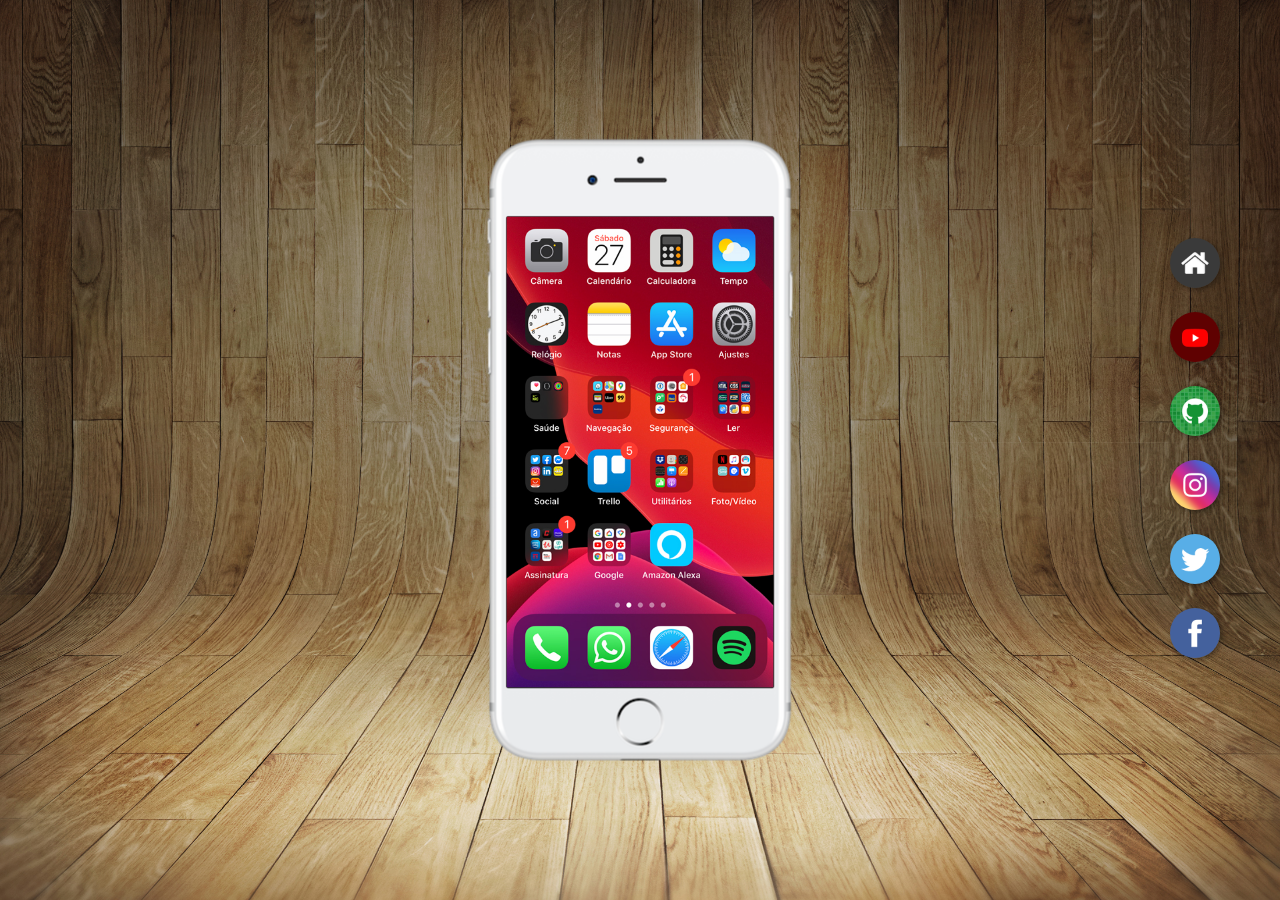
<file: index.html>
<!DOCTYPE html>
<html lang="pt-br">
<head>
    <meta charset="UTF-8">
    <meta http-equiv="X-UA-Compatible" content="IE=edge">
    <meta name="viewport" content="width=device-width, initial-scale=1.0">

    <!--====== FAVICON ======-->
    <link rel="shortcut icon" href="imagens/favicon.ico" type="image/x-icon">

    <!--====== CSS ======-->
    <link rel="stylesheet" href="estilos/style.css">

    <title>Projeto Redes Sociais</title>
</head>
<body>
    <!--====== CSS ======-->
    <main>
        <!--====== TELEFONE ======-->
        <section id="telefone">
            <iframe src="home.html" name="tela" id="tela" frameborder="0">
                Seu nagedor não é compatível com isso
            </iframe>
        </section>

        <!--====== REDES SOCIAIS ======-->
        <section id="redes-sociais">
            <a href="home.html" target="tela">
                <img src="imagens/logo-home.jpg" alt="">
            </a><br>
            <a href="youtube.html" target="tela">
                <img src="imagens/logo-youtube.jpg" alt="">
            </a><br>
            <a href="github.html" target="tela">
                <img src="imagens/logo-github.jpg" alt="">
            </a><br>
            <a href="instagram.html" target="tela">
                <img src="imagens/logo-instagram.jpg" alt="">
            </a><br>
            <a href="#" target="tela">
                <img src="imagens/logo-twitter.jpg" alt="">
            </a><br>
            <a href="#" target="tela">
                <img src="imagens/logo-facebook.jpg" alt="">
            </a>
        </section>
    </main>
</body>
</html>
</file>
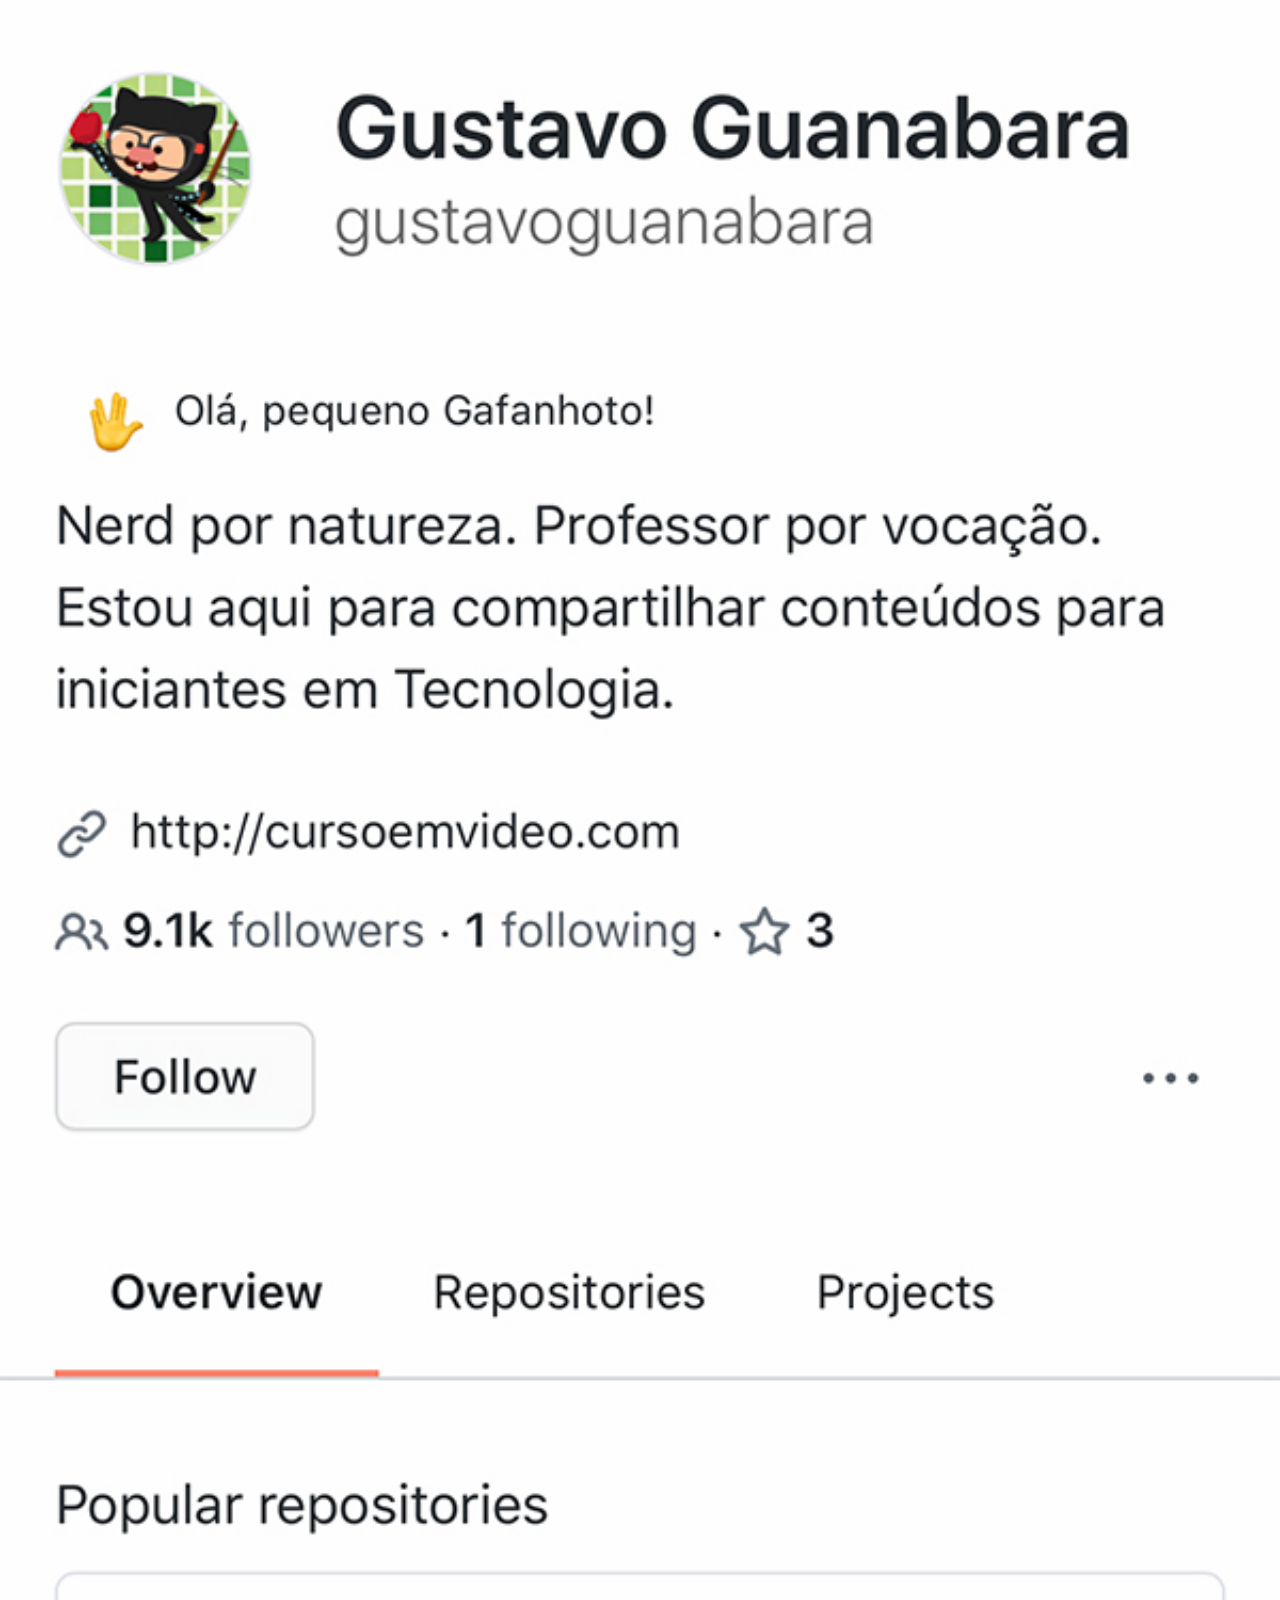
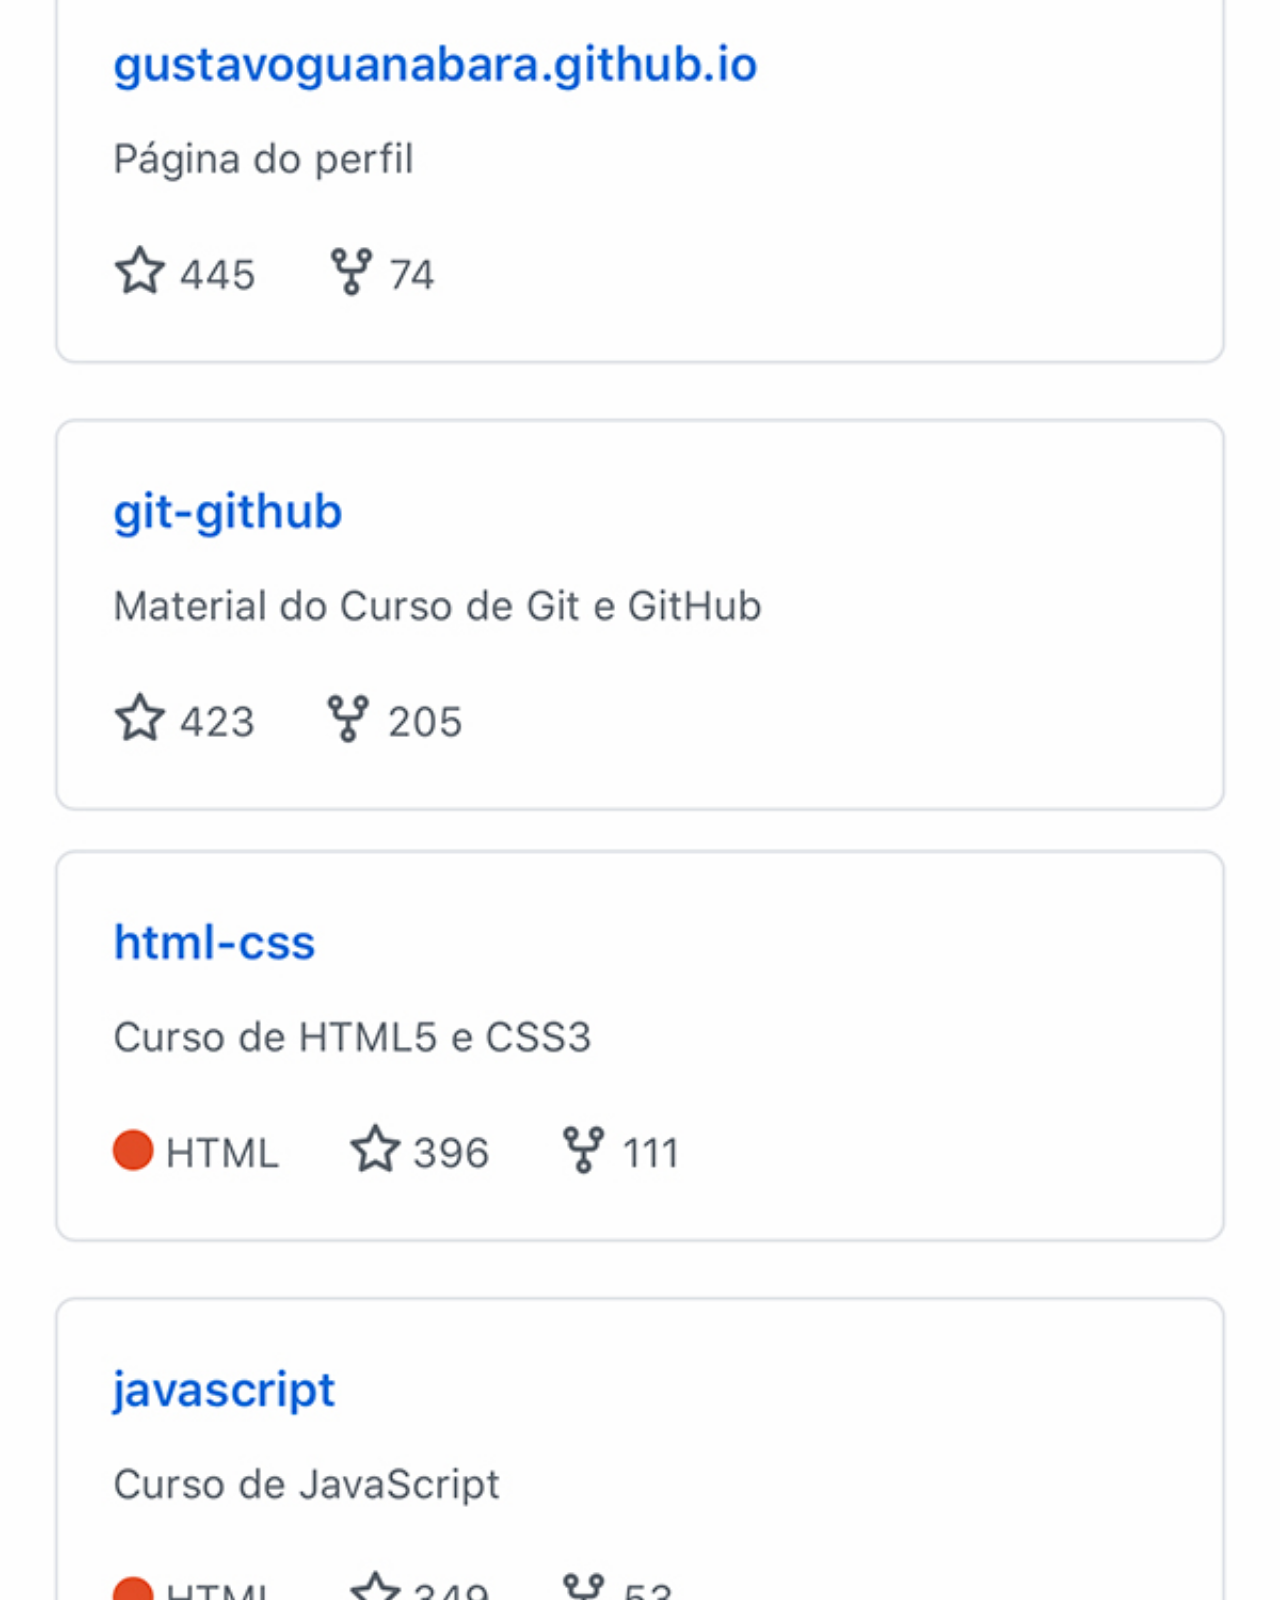
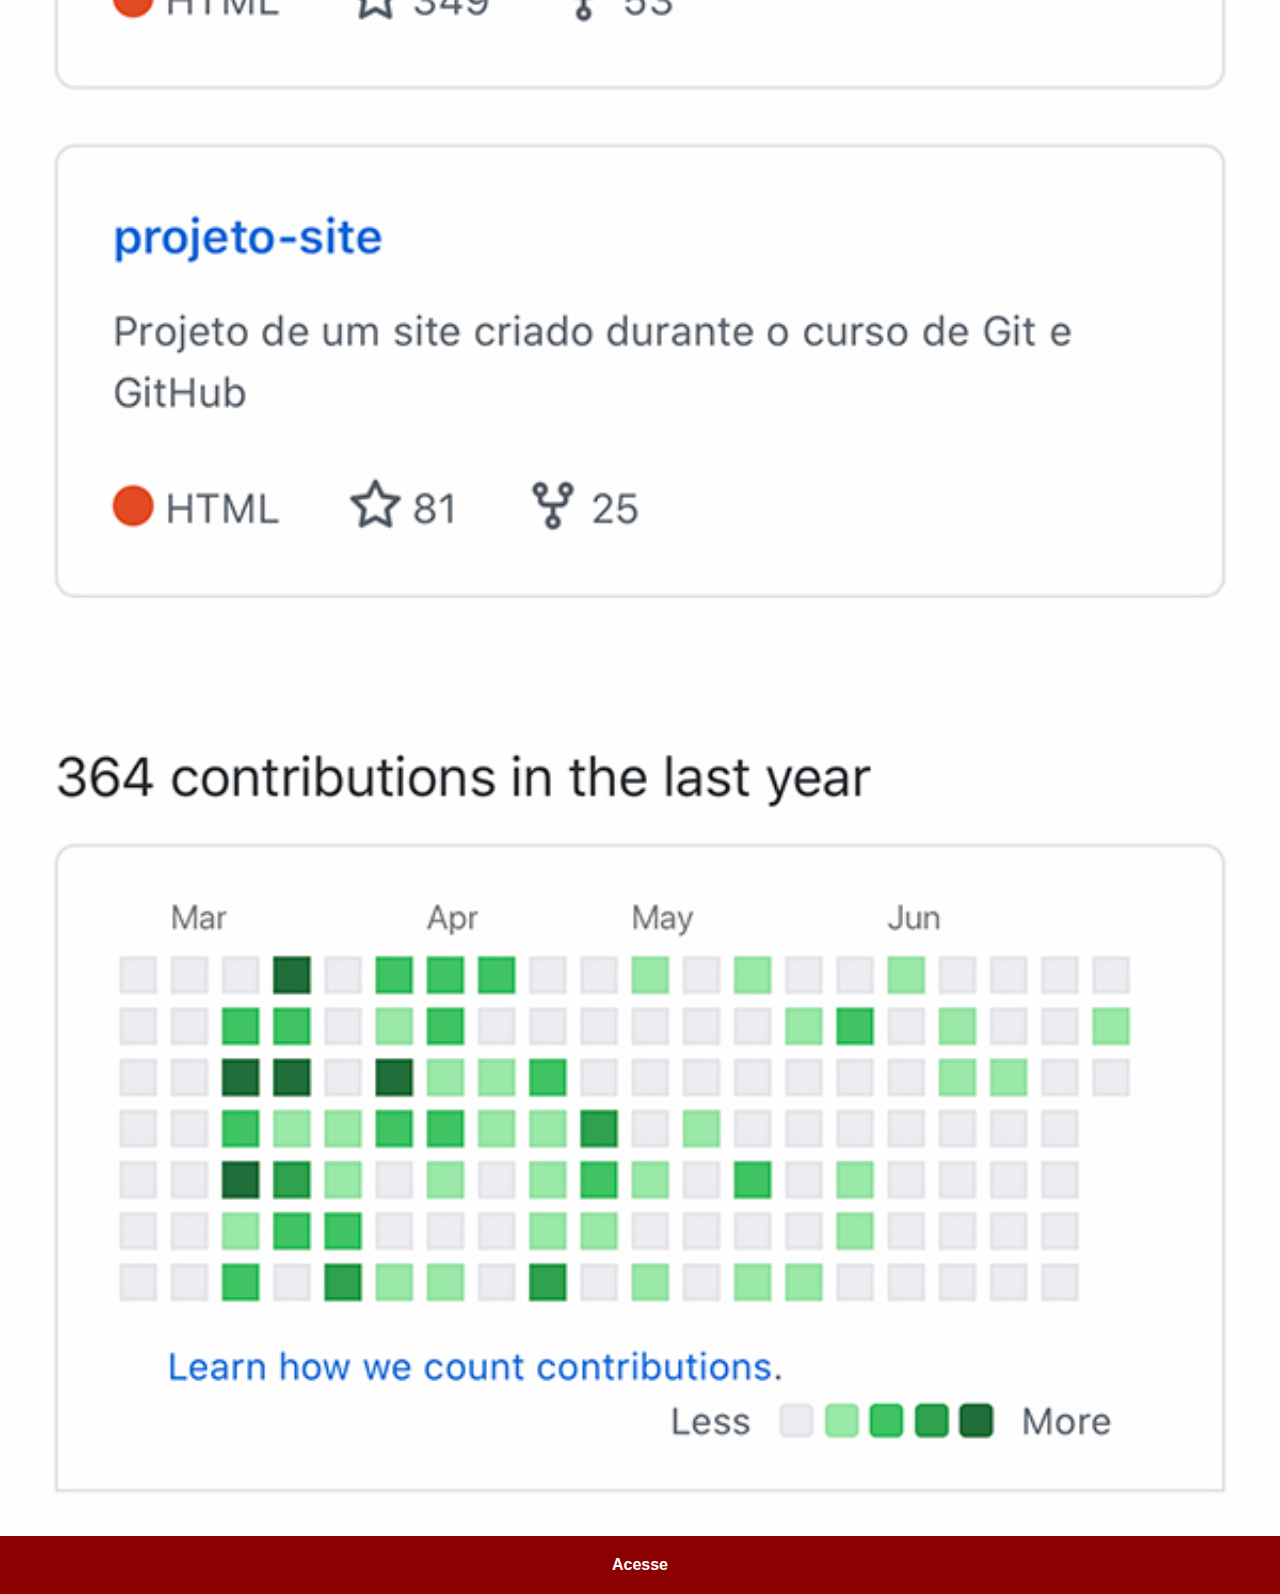
<file: github.html>
<!DOCTYPE html>
<html lang="pt-br">
<head>
    <meta charset="UTF-8">
    <meta http-equiv="X-UA-Compatible" content="IE=edge">
    <meta name="viewport" content="width=device-width, initial-scale=1.0">
    <link rel="stylesheet" href="estilos/social.css">

    <title>GitHub</title>
</head>
<body>
    <img src="imagens/tela-github.jpg" alt="GitHub">
    <a href="https://github.com/wellingtonrsgomes" target="_blank">Acesse</a>
</body>
</html>
</file>
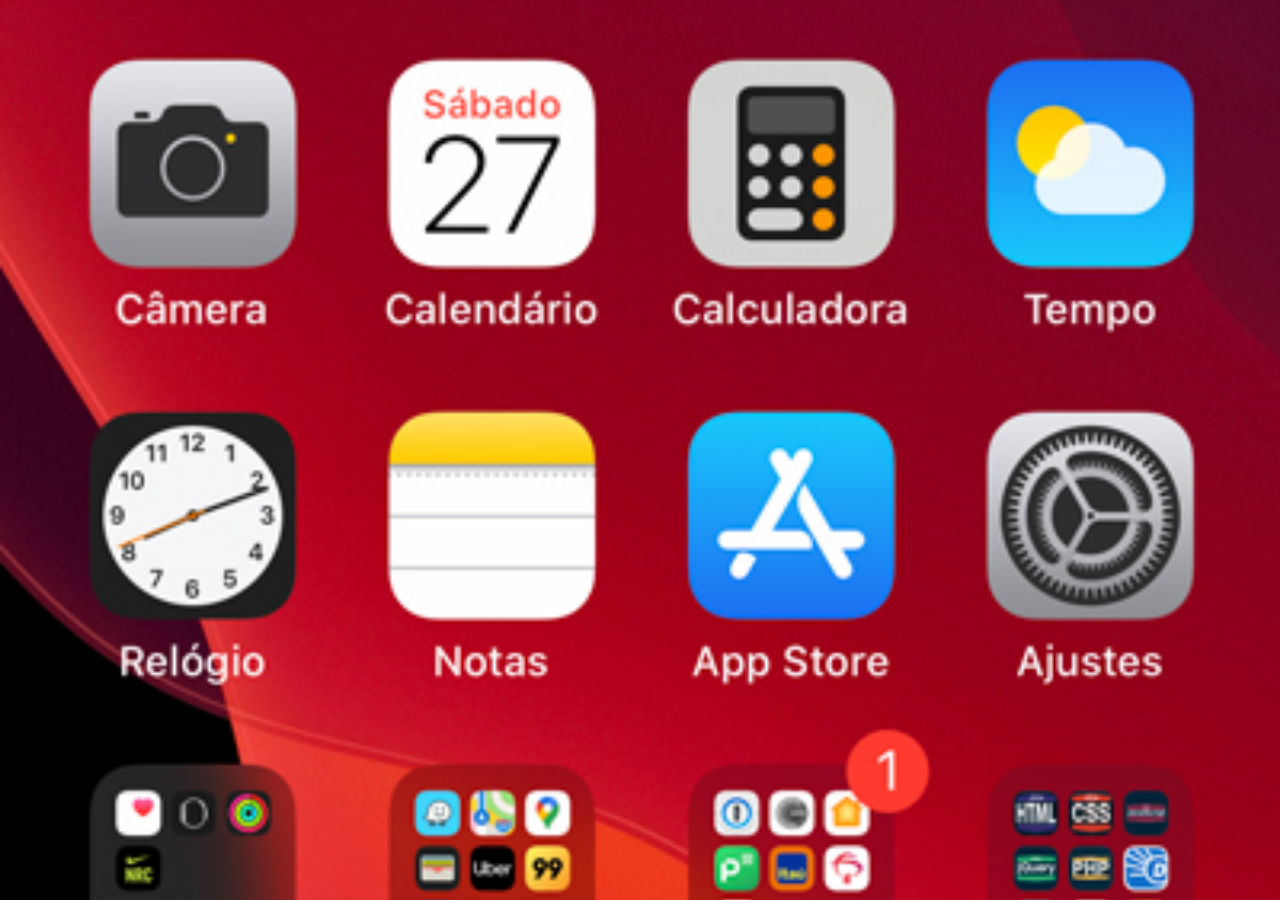
<file: home.html>
<!DOCTYPE html>
<html lang="pt-br">
<head>
    <meta charset="UTF-8">
    <meta http-equiv="X-UA-Compatible" content="IE=edge">
    <meta name="viewport" content="width=device-width, initial-scale=1.0">
    <title>Home</title>

    <style>
        *{
            margin: 0;
            padding: 0;
        }

        body{
            width: 100vw;
            height: 100vh;
            background: black url(imagens/tela-home.jpg) no-repeat top center / cover;
        }

    </style>
</head>
<body>
    
</body>
    
</html>
</file>
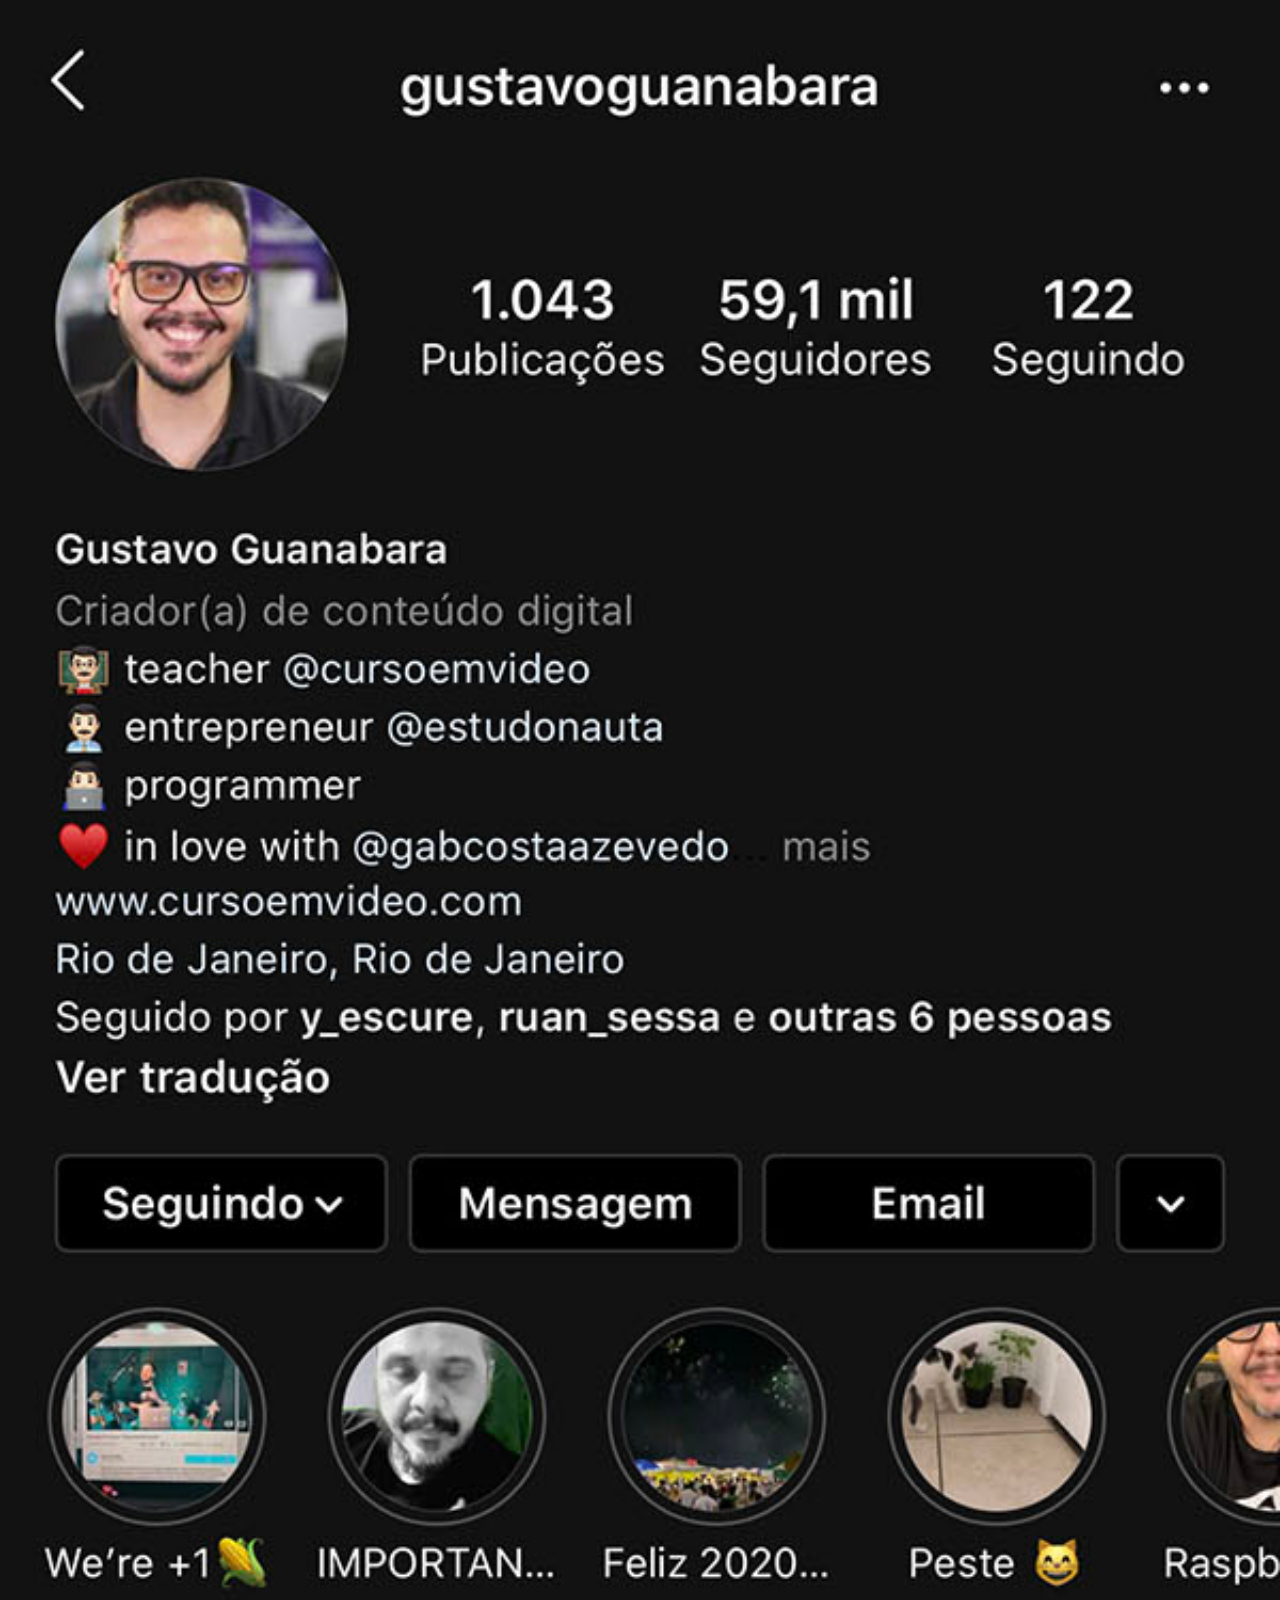
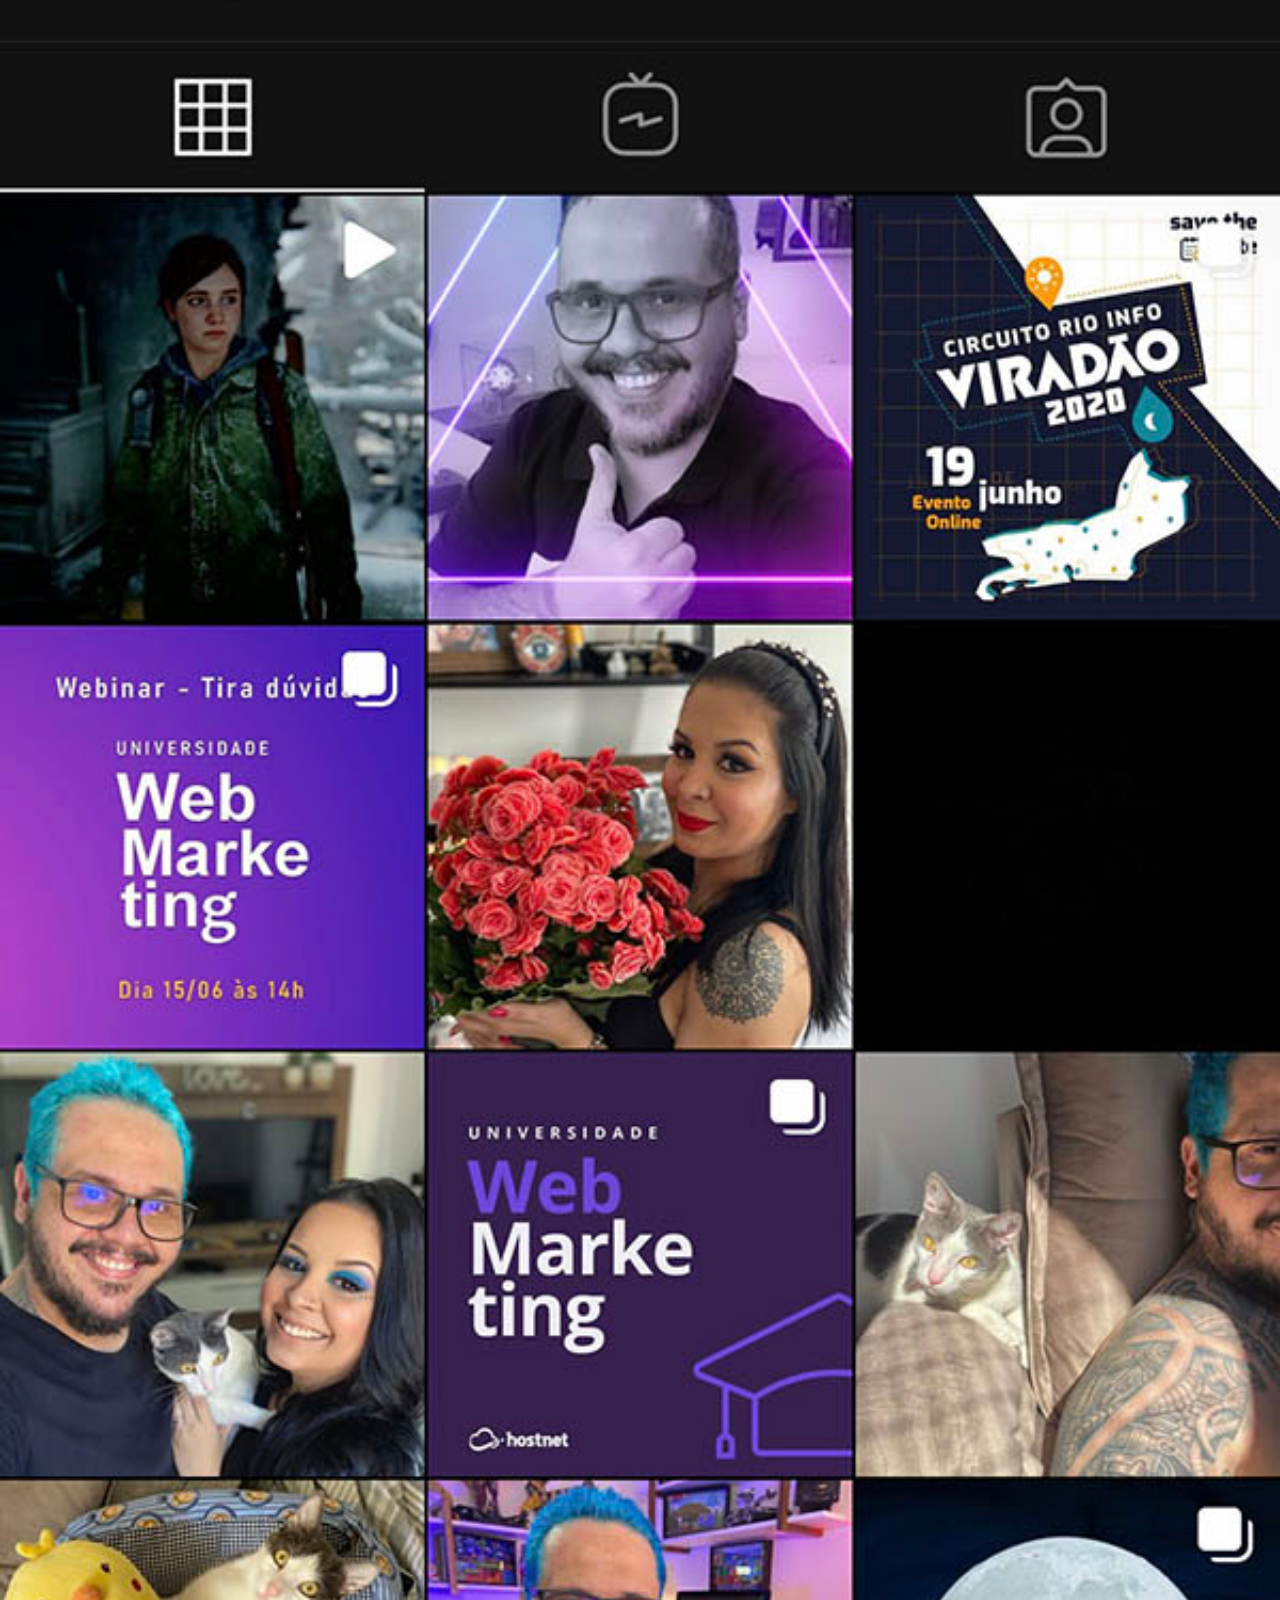
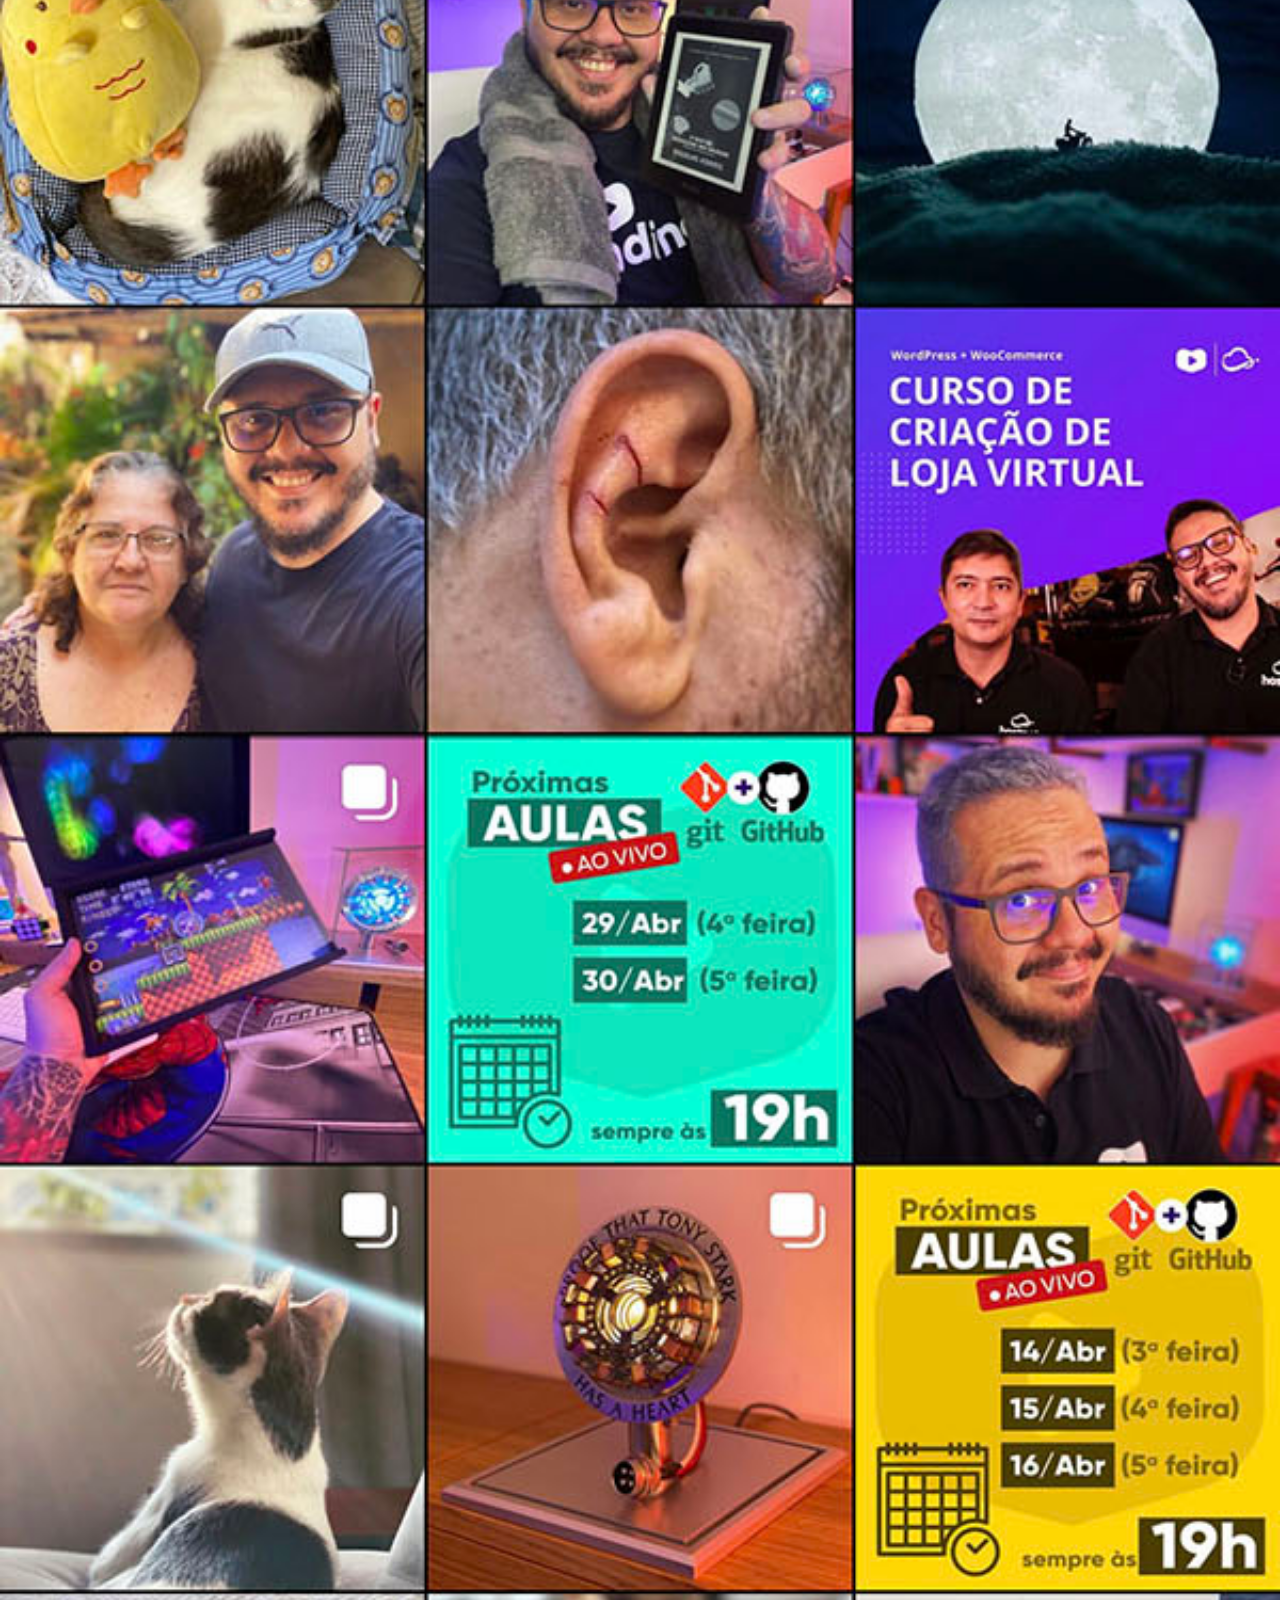
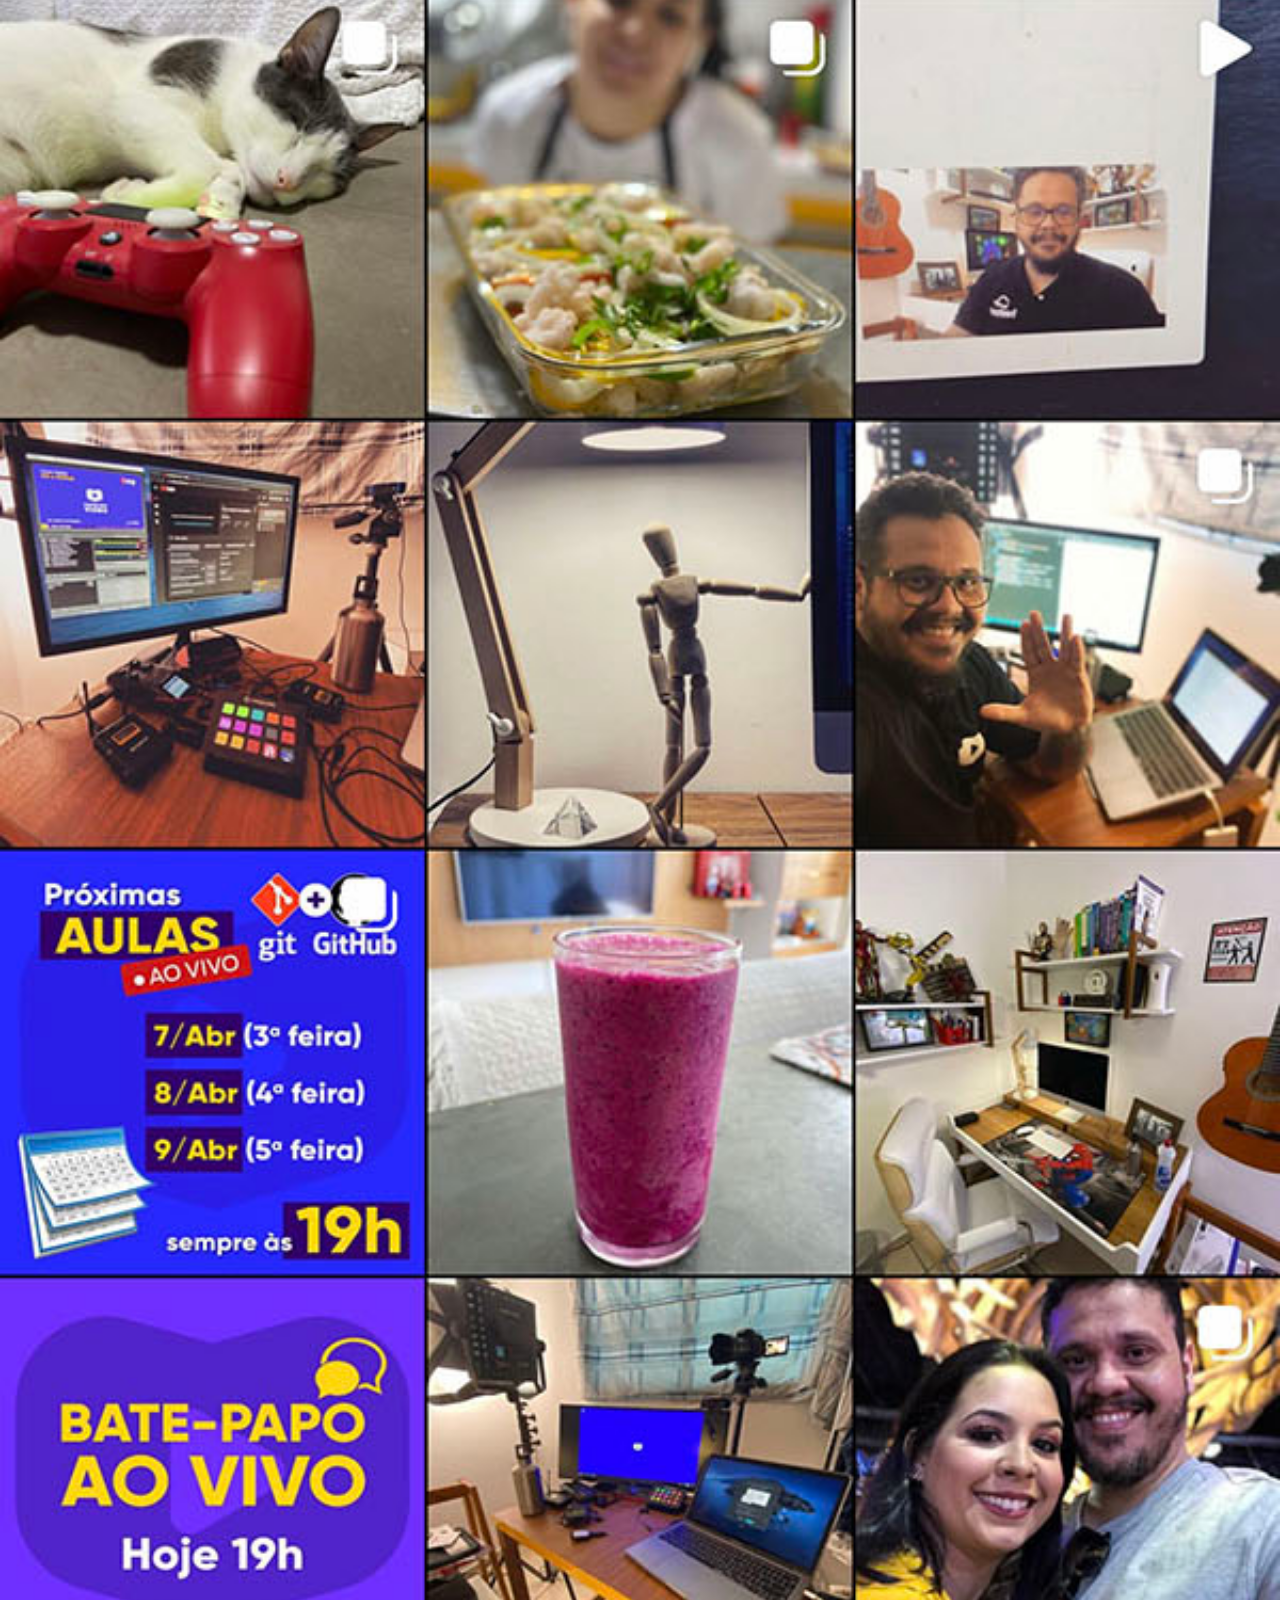
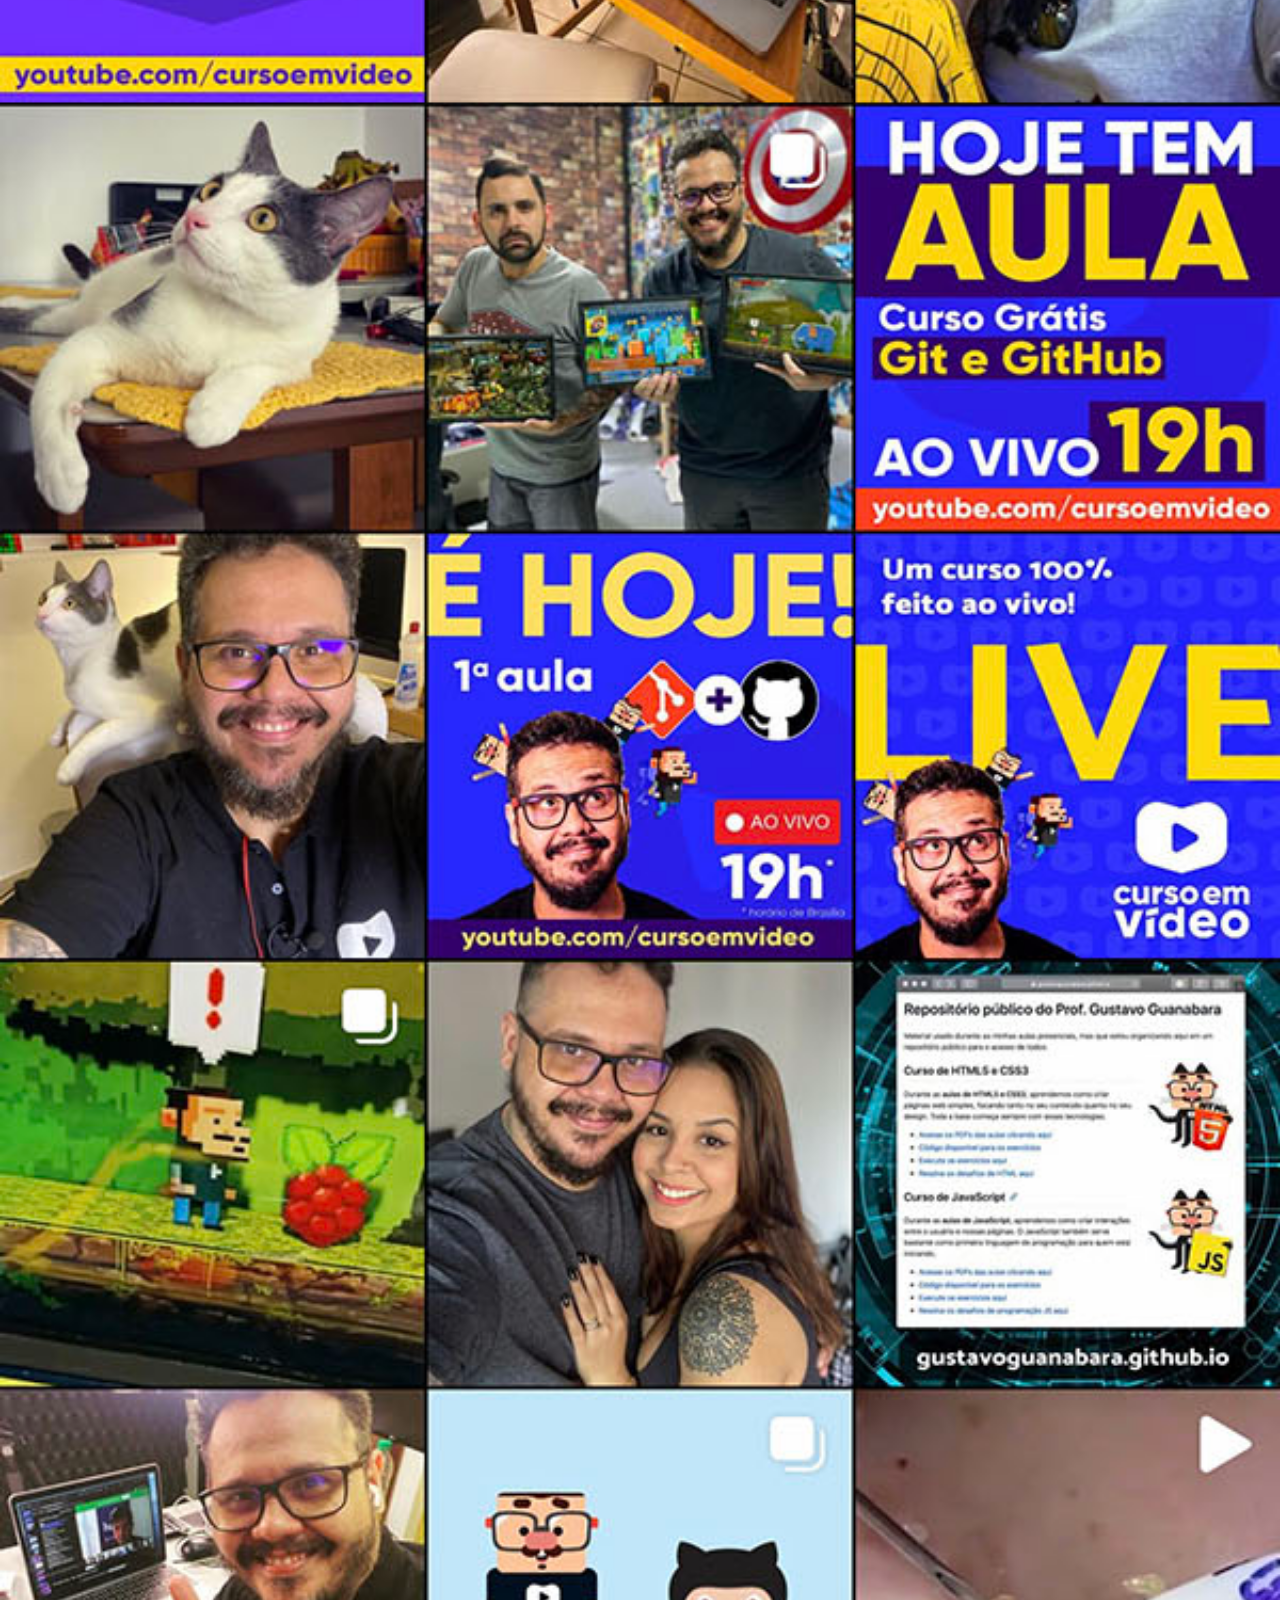
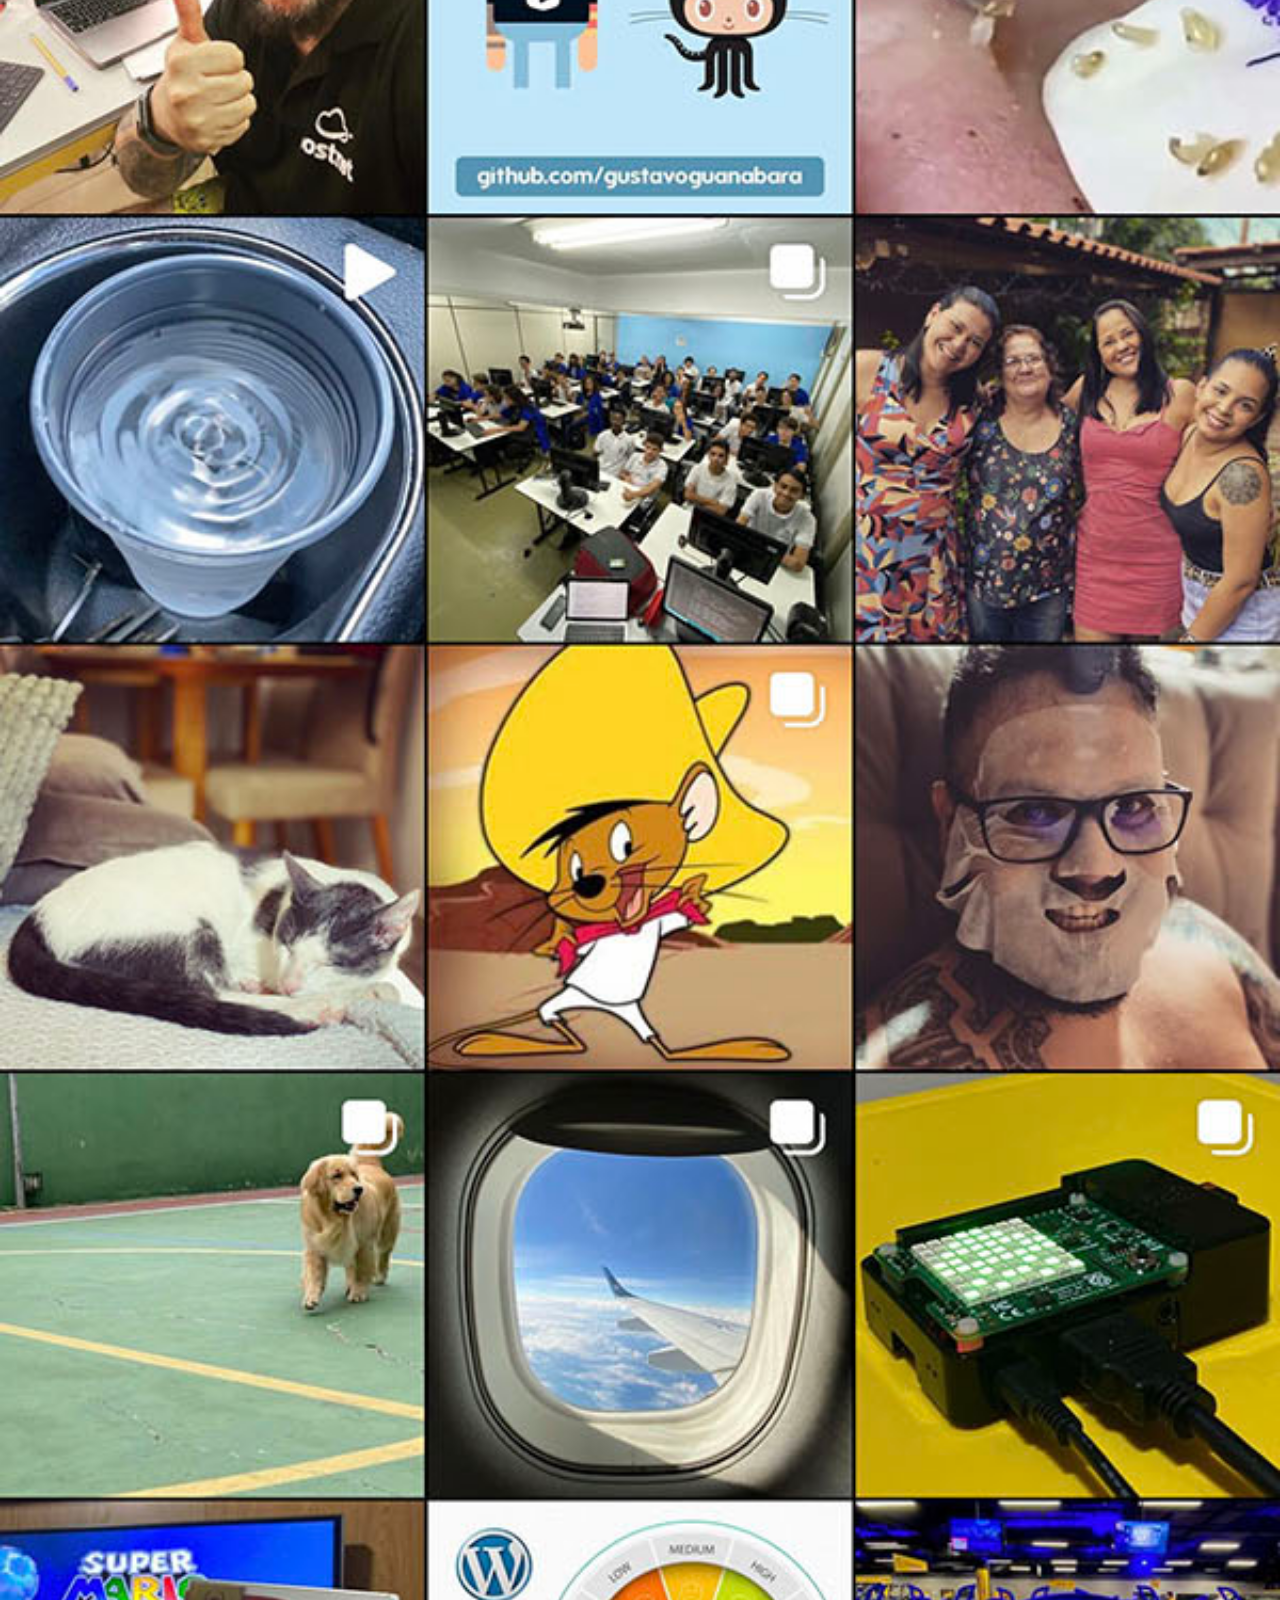
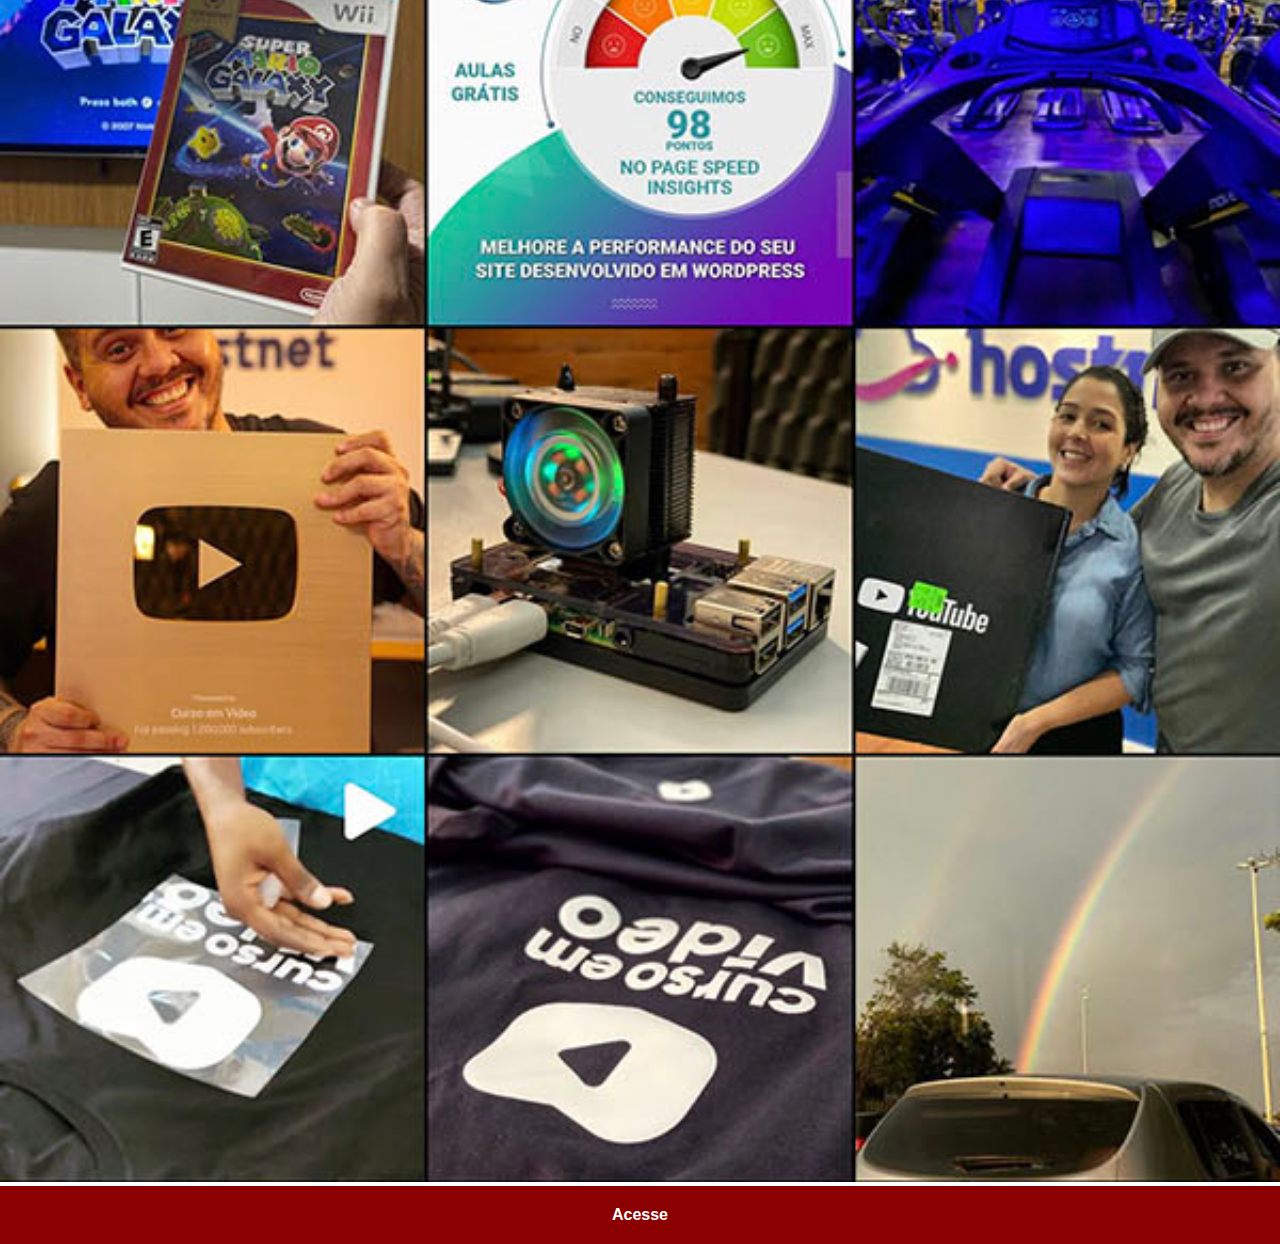
<file: instagram.html>
<!DOCTYPE html>
<html lang="pt-br">
<head>
    <meta charset="UTF-8">
    <meta http-equiv="X-UA-Compatible" content="IE=edge">
    <meta name="viewport" content="width=device-width, initial-scale=1.0">
    <link rel="stylesheet" href="estilos/social.css">

    <title>Instagram</title>
</head>
<body>
    <img src="imagens/tela-instagram.jpg" alt="Instagram">
    <a href="https://www.instagram.com/welllingtonrs_gomes/" target="_blank">Acesse</a>
</body>
</html>
</file>
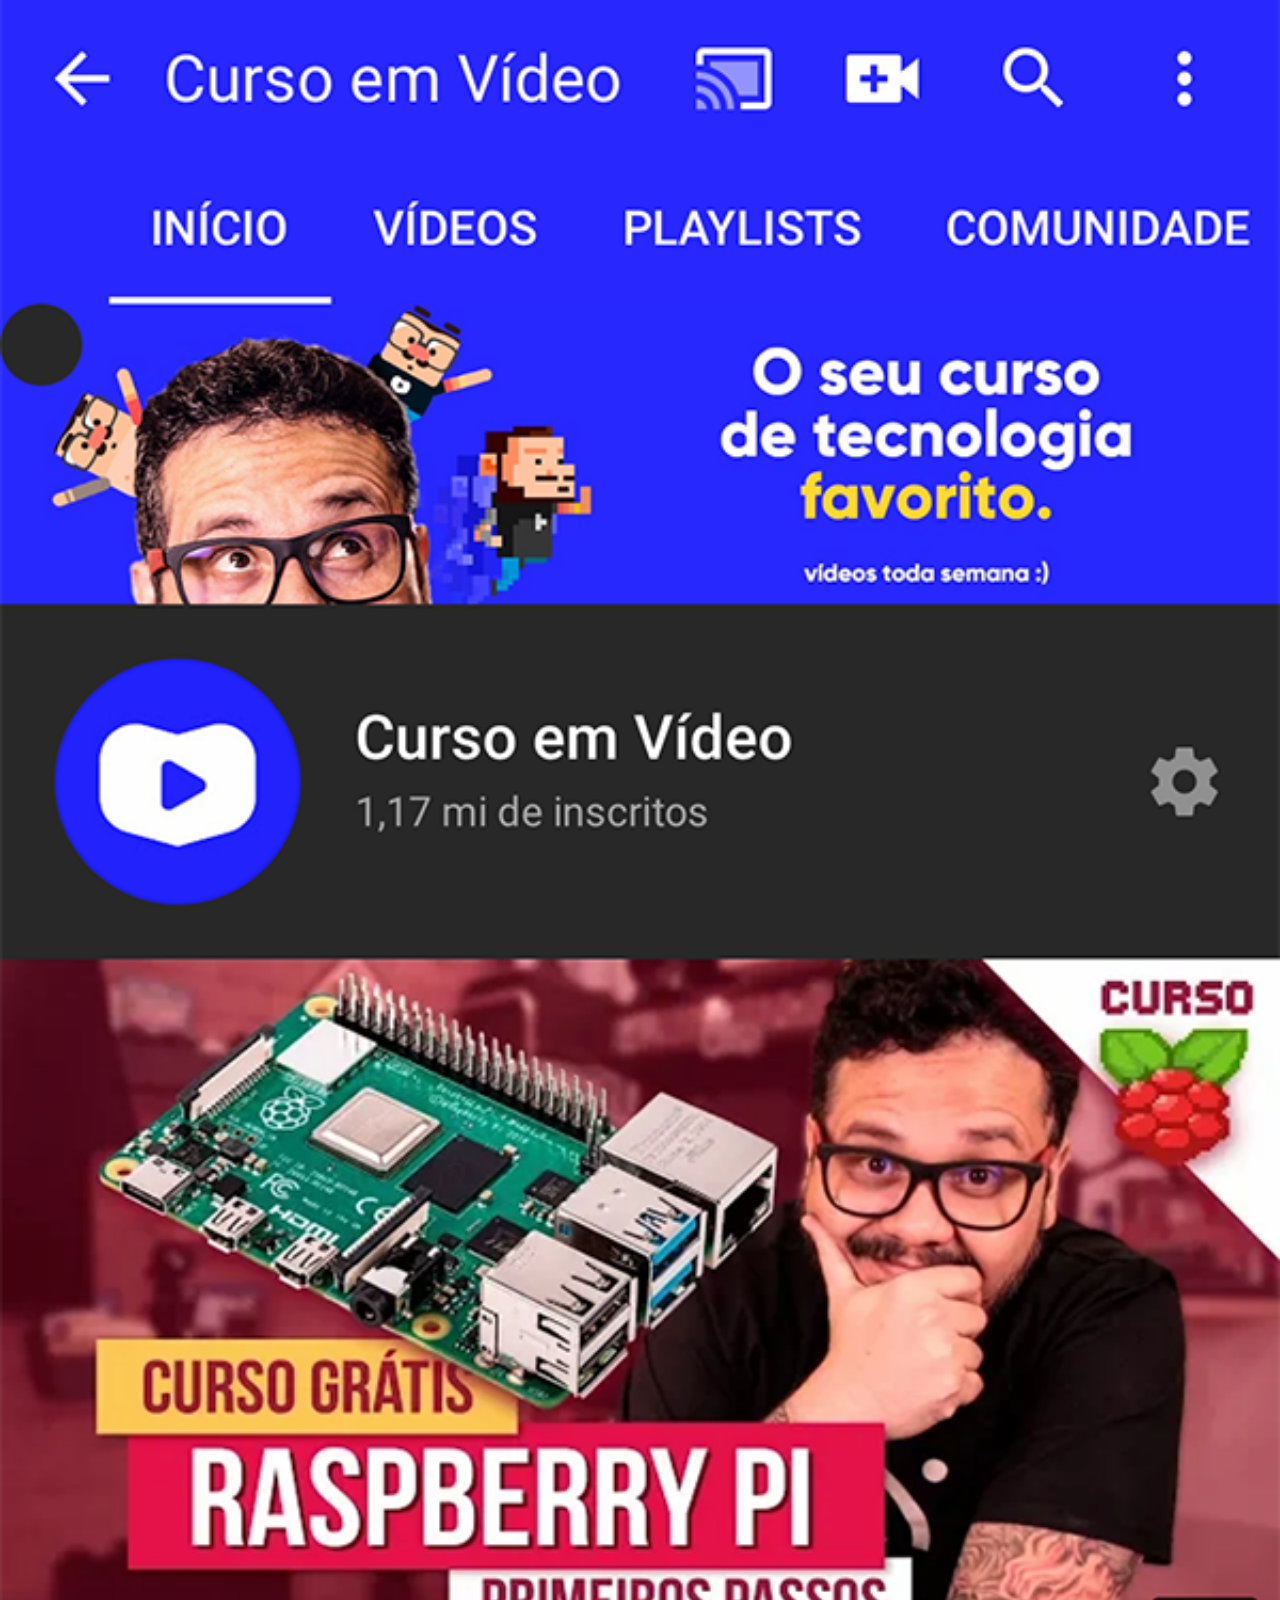
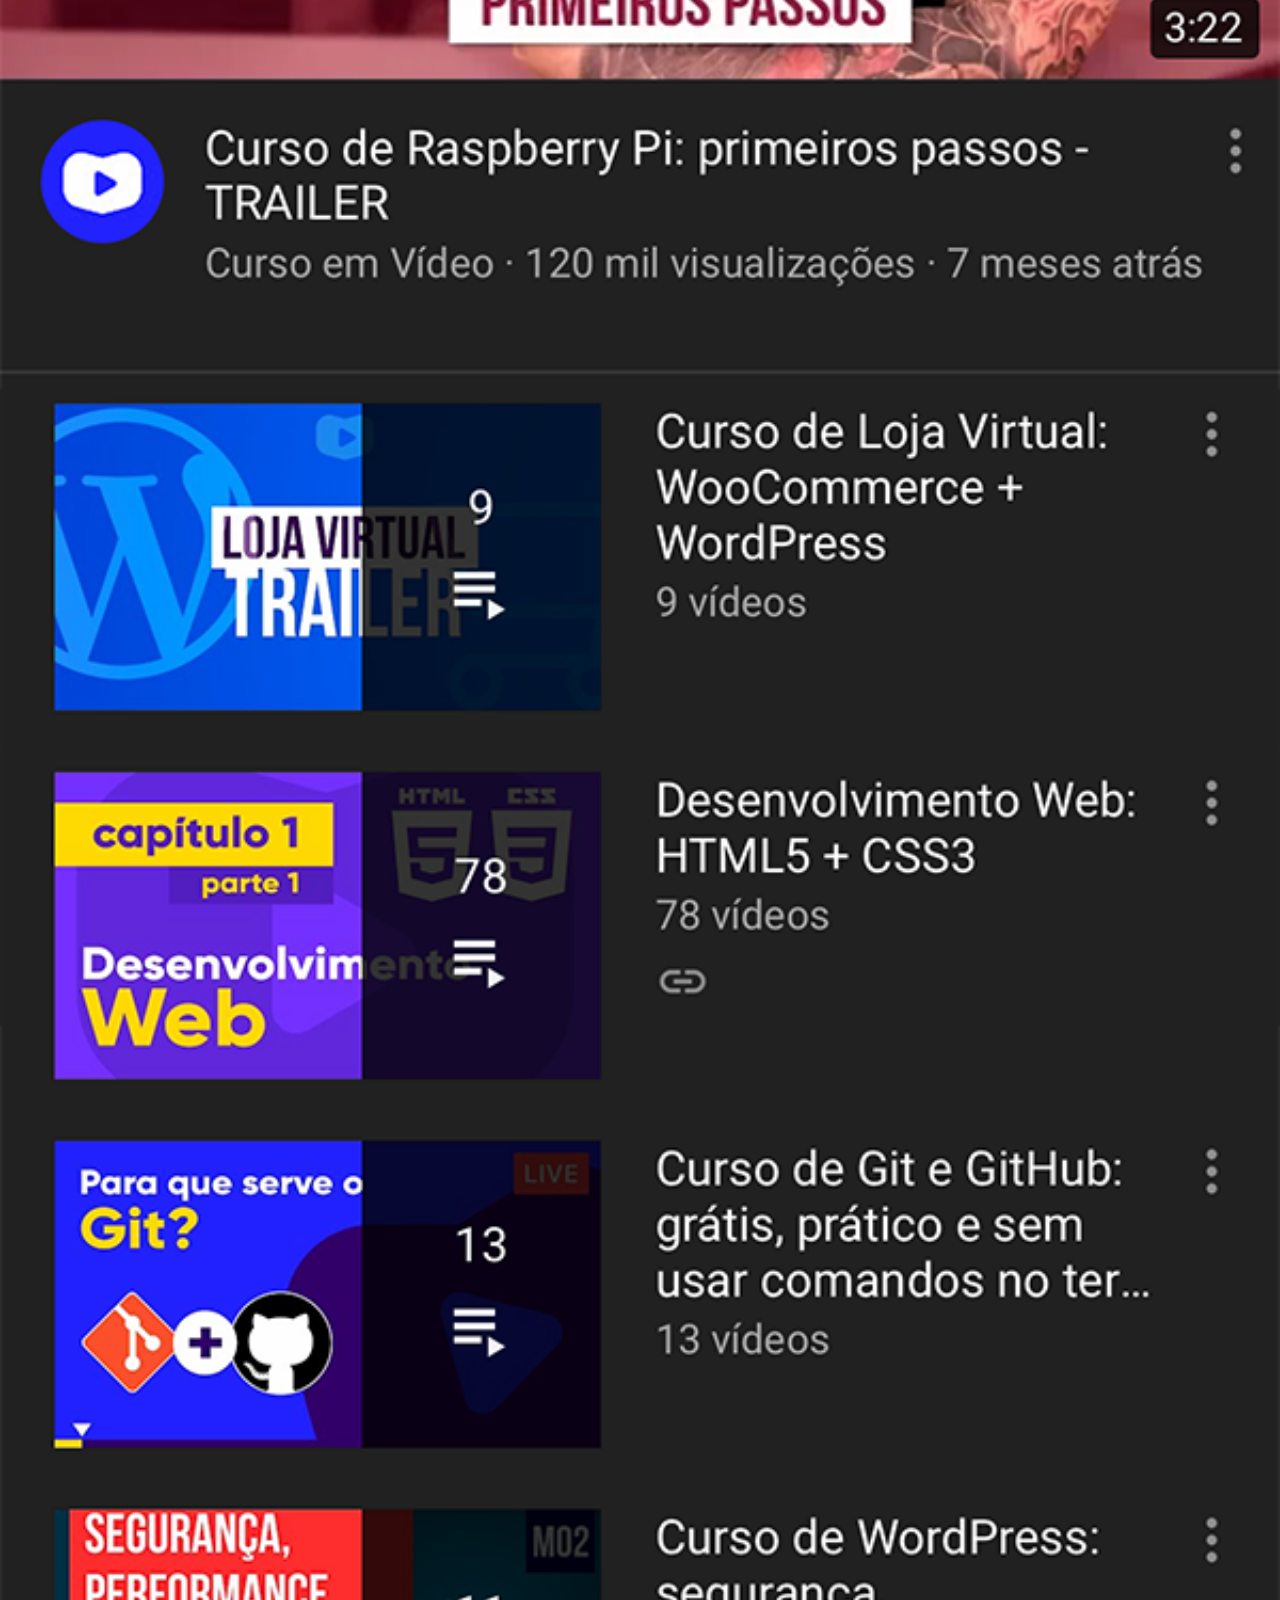
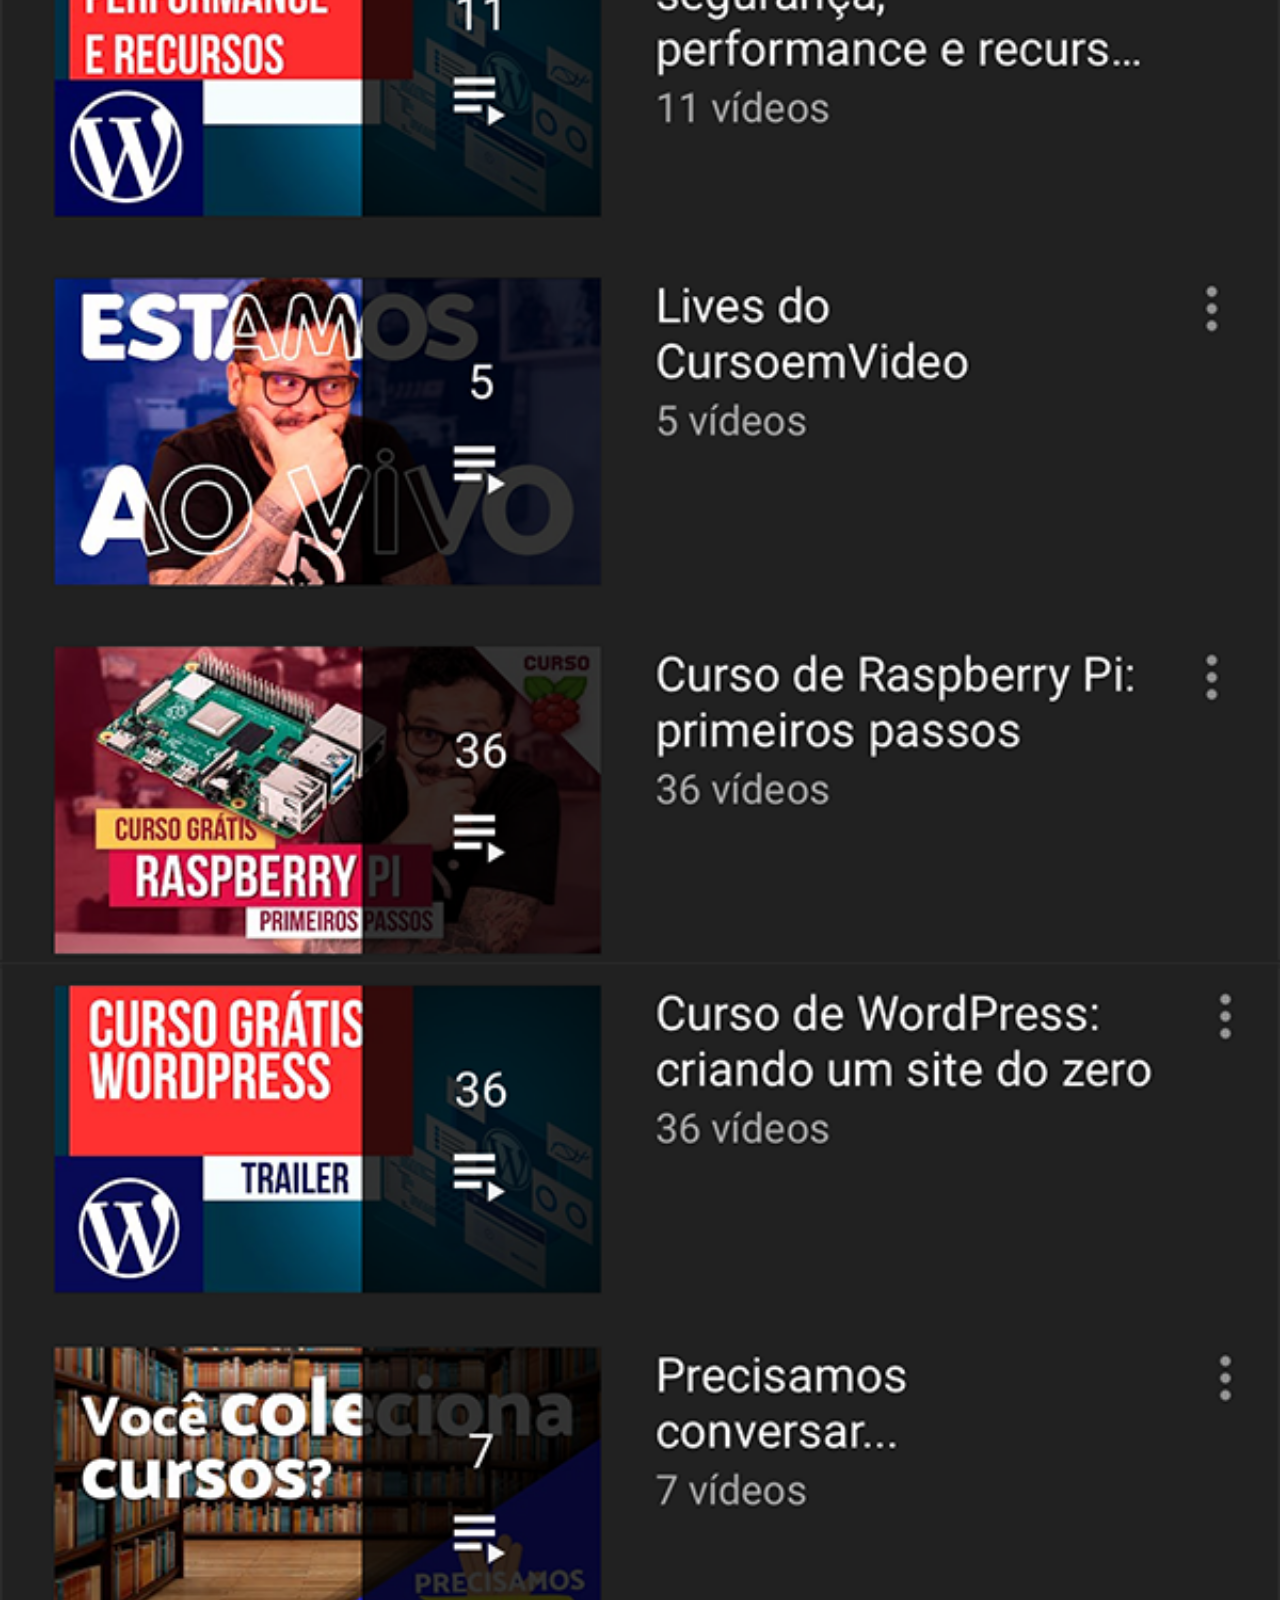
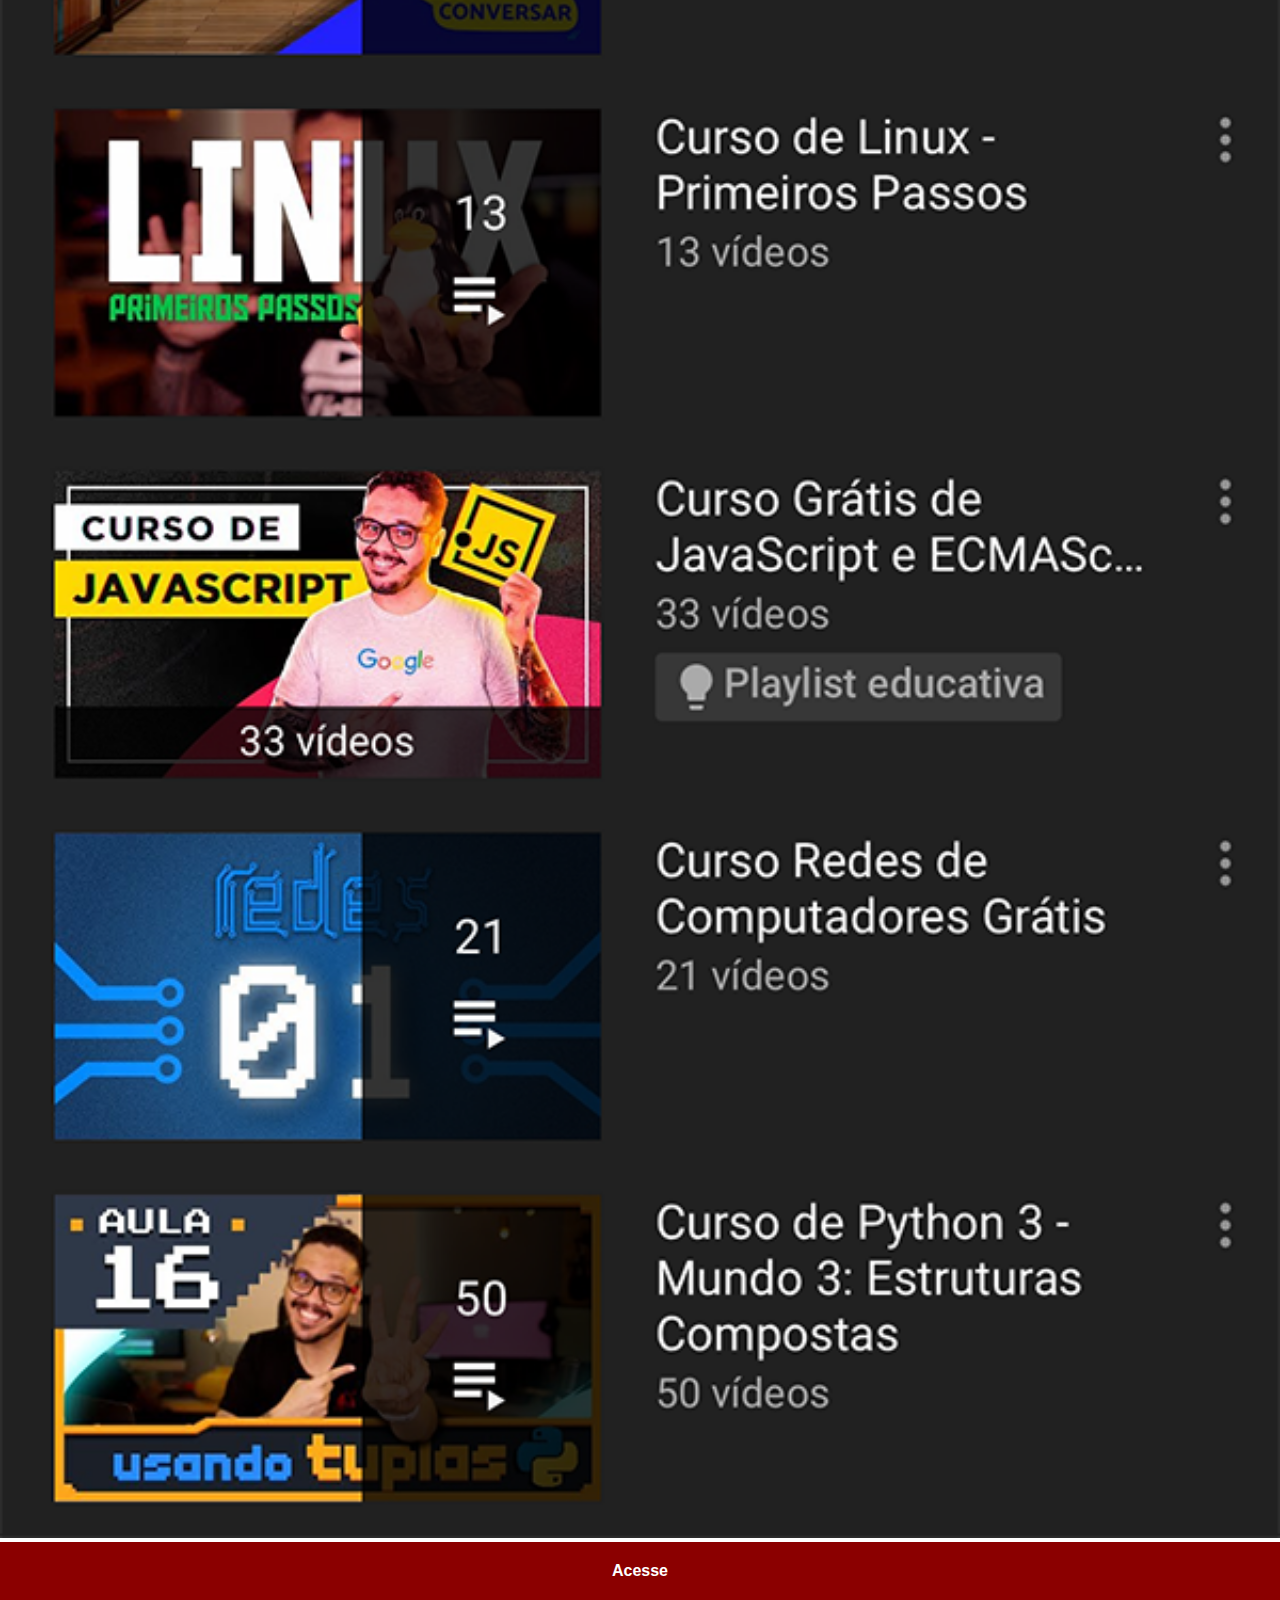
<file: youtube.html>
<!DOCTYPE html>
<html lang="pt-br">
<head>
    <meta charset="UTF-8">
    <meta http-equiv="X-UA-Compatible" content="IE=edge">
    <meta name="viewport" content="width=device-width, initial-scale=1.0">
    <link rel="stylesheet" href="estilos/social.css">

    <title>Youube</title>
</head>
<body>
    <img src="imagens/tela-youtube.png" alt="YouTube">
    <a href="https://www.youtube.com/c/CursoemV%C3%ADdeo/playlists" target="_blank">Acesse</a>
</body>
</html>
</file>
<file: estilos/style.css>
@charset "UTF-8";

*{
    margin: 0;
    padding: 0;
    font-family: Arial, Helvetica, sans-serif;
}

html, body{
    width: 100vw;
    height: 100vh;
    background-color: black;
}

body{
    background: url(../imagens/fundo-madeira.jpg) no-repeat top center / cover;
}

main{
    position: relative;
    height: 100vh;
}

section#telefone{
    position: absolute;
    top: 50%;
    left: 50%;
    transform: translate(-50%, -50%);
    width: 311px;
    height: 627px;
    background: url(../imagens/frame-iphone.png) no-repeat center center / cover;
}

iframe#tela{
    position: relative;
    top: 80px;
    left: 22px;
    width: 267px;
    height: 471px
}

section#redes-sociais{
    position: absolute;
    top: 50%;
    right: 50px;
    transform: translateY(-50%);
}

section#redes-sociais img{
    width: 50px;
    height: 50px;
    border-radius: 50%;
    margin: 10px;
    box-shadow: 2px 2px 5px rgba(0, 0, 0, 0.400);
    box-sizing: border-box;
    transition: transform .5s, border .5s;
}


section#redes-sociais img:hover{
    border: 2px solid rgba(255, 255, 255, .6);
    transform: translateX(-4px);
    box-shadow: 5px 5px 10px rgba(0, 0, 0, 0.600);
}
</file>
<file: estilos/social.css>
@charset "UTF-8";

*{
    margin: 0;
    padding: 0;
    font-family: Arial, Helvetica, sans-serif;
}

::-webkit-scrollbar{
    height: 0;
    width: 0;
}

img{
    width: 100vw;
}

a{
    display: block;
    background-color: darkred;
    padding: 20px;
    text-align: center;
    font-weight: bolder;
    text-decoration: none;
    color: white;
}

a:hover{
    background-color: red;
}
</file>
